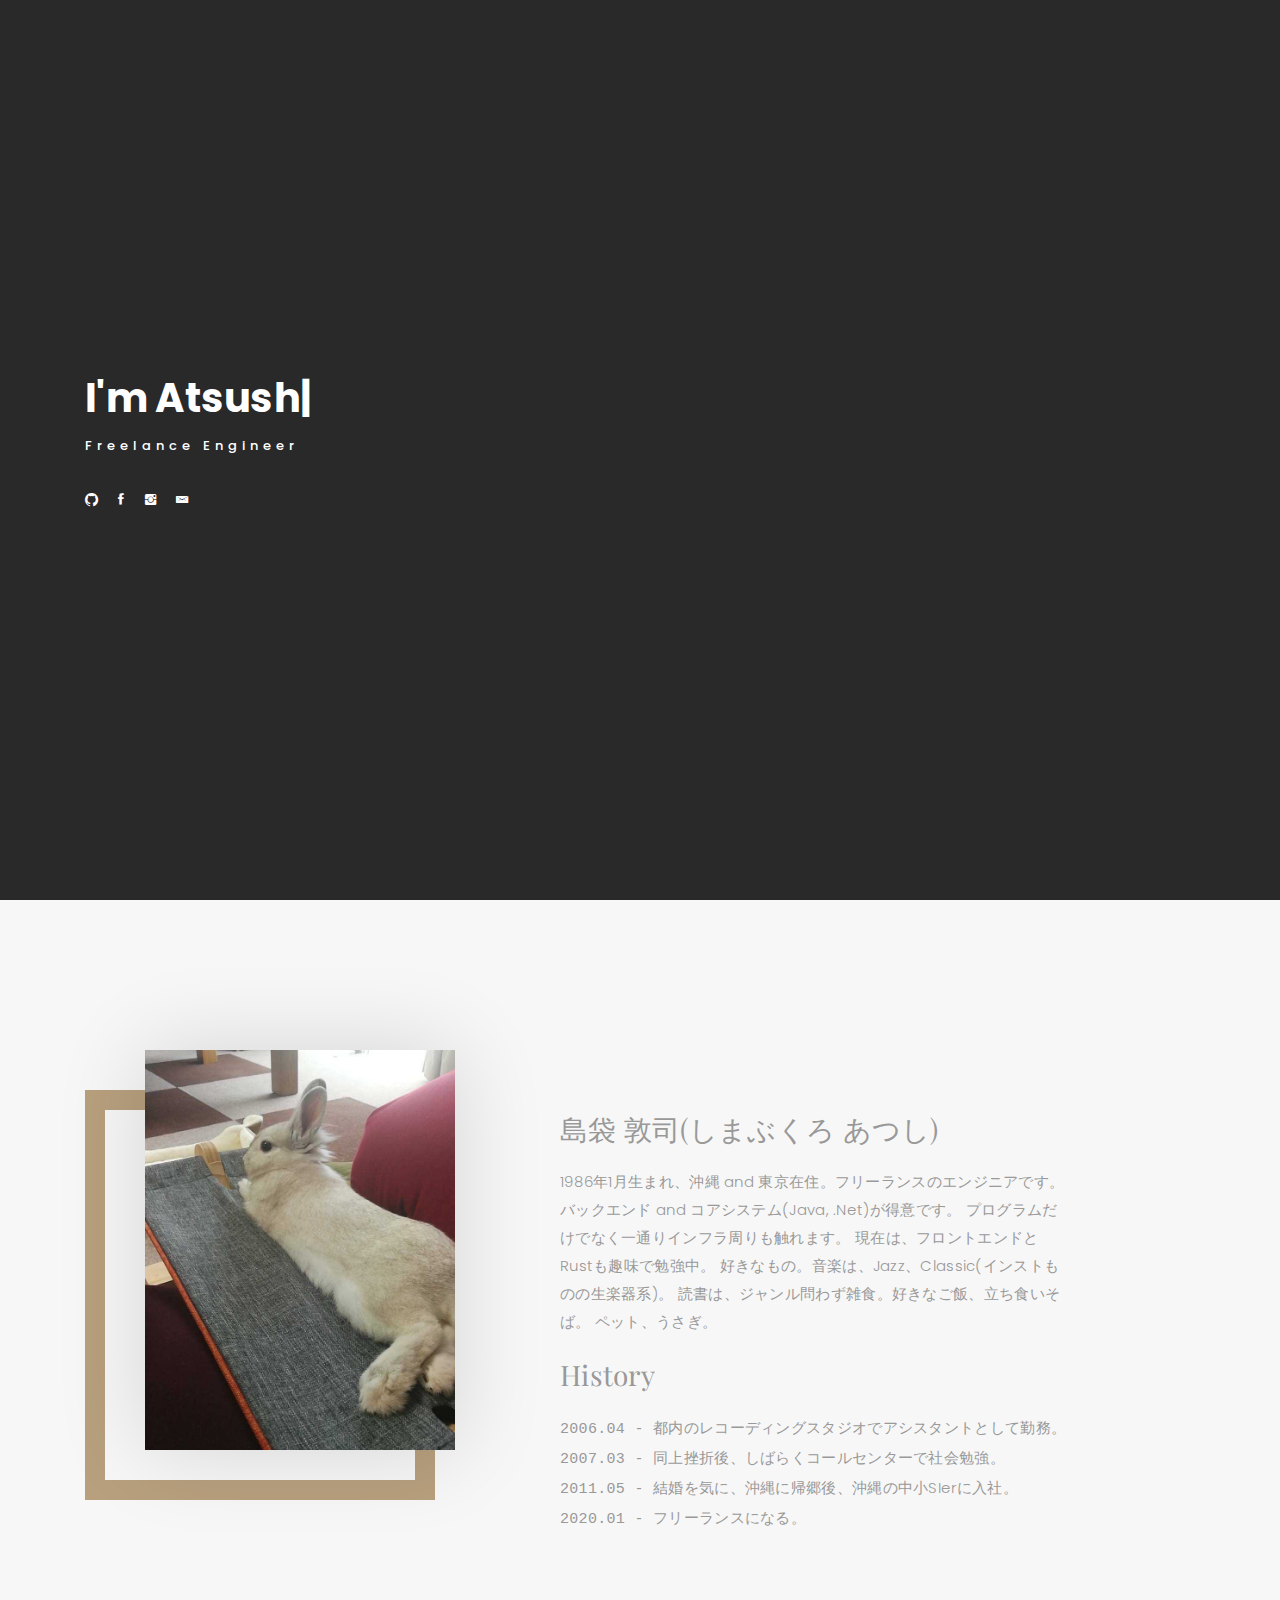
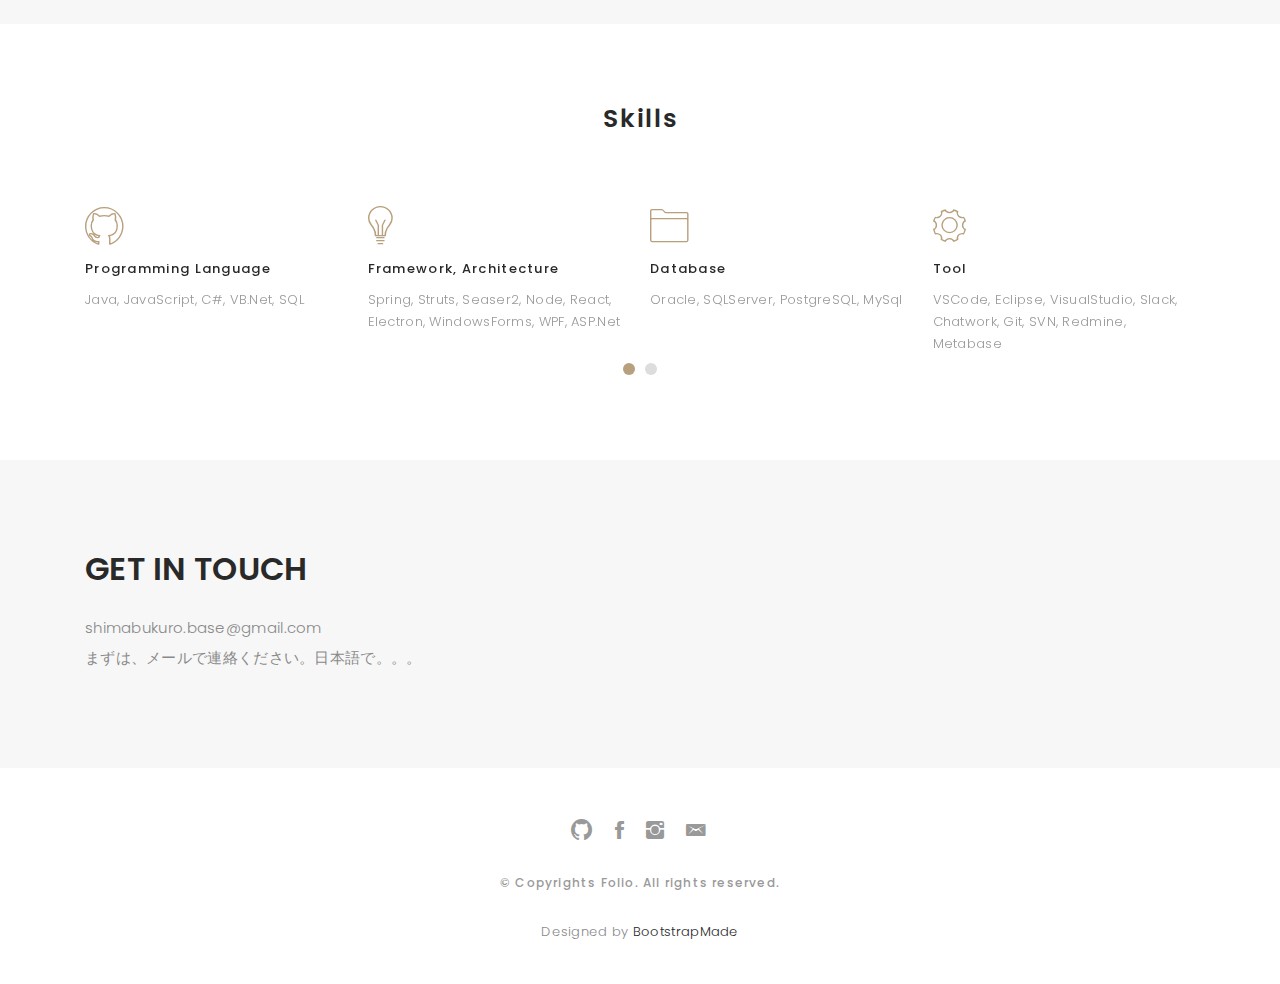
<file: index.html>
<!DOCTYPE html>
<html>

<head>
  <!-- Global site tag (gtag.js) - Google Analytics -->
  <script async src="https://www.googletagmanager.com/gtag/js?id=UA-152718537-1"></script>
  <script>
    window.dataLayer = window.dataLayer || [];
    function gtag(){dataLayer.push(arguments);}
    gtag('js', new Date());

    gtag('config', 'UA-152718537-1');
  </script>

  <!-- meta -->
  <meta charset="utf-8">
  <meta content="width=device-width, initial-scale=1.0" name="viewport">

  <title>shimabkra Portfolio</title>
  <meta name="keywords" content="島袋,敦司,しまぶくろ,あつし,shimabkra,フリーランス,エンジニア,沖縄,東京">
  <meta name="description" content="フリーランスエンジニア 島袋 敦司のポートフォリオサイトです。IT開発全般やってます。沖縄と東京で主に活動していますが、いろいろな人・場所で仕事がしたいです。簡単に自分のことをまとめているので興味があればどうぞ。仕事のキリが良いときに、気が向いたら更新します。" >

  <!-- Google Fonts -->
  <link
    href="https://fonts.googleapis.com/css?family=Poppins:300,300i,400,400i,500,500i,600,600i,700,700i|Playfair+Display:400,400i,700,700i,900,900i"
    rel="stylesheet">

  <!-- Bootstrap CSS File -->
  <link href="lib/bootstrap/css/bootstrap.min.css" rel="stylesheet">

  <!-- Libraries CSS Files -->
  <link href="lib/ionicons/css/ionicons.min.css" rel="stylesheet">
  <link href="lib/owlcarousel/assets/owl.carousel.min.css" rel="stylesheet">
  <link href="lib/magnific-popup/magnific-popup.css" rel="stylesheet">
  <link href="lib/hover/hover.min.css" rel="stylesheet">

  <!-- Main Stylesheet File -->
  <link href="css/style.css" rel="stylesheet">

  <!-- Responsive css -->
  <link href="css/responsive.css" rel="stylesheet">

  <!-- Favicon -->
  <link rel="shortcut icon" href="images/favicon.png">

</head>

<body>

  <!-- start section navbar -->
  <nav id="main-nav">
    <div class="row">
      <div class="container">

        <div class="logo">
          <a href="index.html">Atsushi Shimabukuro</a>
        </div>

        <div class="responsive"><i data-icon="m" class="ion-navicon-round"></i></div>

        <ul class="nav-menu list-unstyled">
          <li><a href="#header" class="smoothScroll">Home</a></li>
          <li><a href="#about" class="smoothScroll">About</a></li>
          <!--
          <li><a href="#portfolio" class="smoothScroll">Portfolio</a></li>
          -->
          <li><a href="#contact" class="smoothScroll">Contact</a></li>
        </ul>
      </div>
    </div>
  </nav>
  <!-- End section navbar -->

  <!-- start section header -->
  <div id="header" class="home">
    <div class="container">
      <div class="header-content">
        <h1>I'm <span class="typed"></span></h1>
        <p>Freelance Engineer</p>
        <ul class="list-unstyled list-social">
          <li><a href="https://github.com/shimabkra"><i class="ion-social-github"></i></a></li>
          <li><a href="https://www.facebook.com/atsushi.shimabukuro.71"><i class="ion-social-facebook"></i></a></li>
          <li><a href="https://www.instagram.com/shimabkra/"><i class="ion-social-instagram"></i></a></li>
          <li><a href="mailto:shimabukuro.base@gmail.com?subject=Hi shimabkra. I saw the portfolio."><i
                class="ion-email"></i></a></li>
        </ul>
      </div>
    </div>
  </div>
  <!-- End section header -->

  <!-- start section about us -->
  <div id="about" class="paddsection">
    <div class="container">
      <div class="row justify-content-between">
        <div class="col-lg-4 ">
          <div class="div-img-bg">
            <div class="about-img">
              <img src="images/me.jpg" class="img-responsive" alt="me">
            </div>
          </div>
        </div>
        <div class="col-lg-7">
          <div class="about-descr">
            <p class="p-heading">
              島袋 敦司(しまぶくろ あつし)
            </p>
            <p class="separator">
              1986年1月生まれ、沖縄 and 東京在住。フリーランスのエンジニアです。
              バックエンド and コアシステム(Java, .Net)が得意です。
              プログラムだけでなく一通りインフラ周りも触れます。
              現在は、フロントエンドとRustも趣味で勉強中。
              好きなもの。音楽は、Jazz、Classic(インストものの生楽器系)。
              読書は、ジャンル問わず雑食。好きなご飯、立ち食いそば。
              ペット、うさぎ。
            </p>
            <p class="p-heading">
                History
            </p>
            <p class="separator">
              <span class="history">2006.04 - </span>
              都内のレコーディングスタジオでアシスタントとして勤務。<br>
              <span class="history">2007.03 - </span>
              同上挫折後、しばらくコールセンターで社会勉強。<br>
              <span class="history">2011.05 - </span>
              結婚を気に、沖縄に帰郷後、沖縄の中小SIerに入社。<br>
              <span class="history">2020.01 - </span>
              フリーランスになる。<br>
            </p>
          </div>
        </div>
      </div>
    </div>
  </div>
  <!-- end section about us -->

  <!-- start section services -->
  <div id="services">
    <div class="container">
      <div class="section-title text-center">
        <h2>Skills</h2>
      </div>

      <div class="services-carousel owl-theme">

        <div class="services-block">
          <i class="ion-social-github-outline"></i>
          <span>Programming Language</span>
          <p class="separator">Java, JavaScript, C#, VB.Net, SQL</p>
        </div>

        <div class="services-block">
          <i class="ion-ios-lightbulb-outline"></i>
          <span>Framework, Architecture</span>
          <p class="separator">Spring, Struts, Seaser2, Node, React, Electron, WindowsForms, WPF, ASP.Net</p>
        </div>

        <div class="services-block">
          <i class="ion-ios-folder-outline"></i>
          <span>Database</span>
          <p class="separator">Oracle, SQLServer, PostgreSQL, MySql</p>
        </div>

        <div class="services-block">
          <i class="ion-ios-gear-outline"></i>
          <span>Tool</span>
          <p class="separator">VSCode, Eclipse, VisualStudio, Slack, Chatwork, Git, SVN, Redmine, Metabase</p>
        </div>

        <div class="services-block">
          <i class="ion-ios-person-outline"></i>
          <span>Position</span>
          <p class="separator">ProjectManager, ProjectLeader, Architecture, SystemDesigner, Programmer</p>
        </div>

        <div class="services-block">
          <i class="ion-ios-star-outline"></i>
          <span>Fun(Music)</span>
          <p class="separator">Jazz, Classic, Bass, Guiter, Pablo Casals, Scott LaFaro, Tom Ibarra, Gilad Hekselman</p>
        </div>

      </div>
    </div>
  </div>
  <!-- end section services -->

  <!-- start section portfolio -->
  <!--

  <div id="portfolio" class="text-center">

    <div class="container">
      <div class="section-title text-center">
        <h2>My Portfolio</h2>
        <p>Comming soon...</p>
      </div>
    </div>

    <div class="container">
      <div class="row">
        <div class="col-md-12">
          <div class="portfolio-list">
            <ul class="nav list-unstyled" id="portfolio-flters">
              <li class="filter filter-active" data-filter=".all">all</li>
              <li class="filter" data-filter=".branding">branding</li>
              <li class="filter" data-filter=".mockups">mockups</li>
              <li class="filter" data-filter=".uikits">ui kits</li>
              <li class="filter" data-filter=".webdesign">web design</li>
              <li class="filter" data-filter=".photography">photography</li>
            </ul>
          </div>

          <div class="portfolio-container">
            <div class="col-lg-4 col-md-6 portfolio-thumbnail all branding uikits webdesign">
              <a class="popup-img" href="images/portfolio/1.jpg">
                <img src="images/portfolio/1.jpg" alt="img">
              </a>
            </div>

            <div class="col-lg-4 col-md-6 portfolio-thumbnail all mockups uikits photography">
              <a class="popup-img" href="images/portfolio/2.jpg">
                <img src="images/portfolio/2.jpg" alt="img">
              </a>
            </div>

            <div class="col-lg-4 col-md-6 portfolio-thumbnail all branding webdesig photographyn">
              <a class="popup-img" href="images/portfolio/3.jpg">
                <img src="images/portfolio/3.jpg" alt="img">
              </a>
            </div>

            <div class="col-lg-4 col-md-6 portfolio-thumbnail all mockups webdesign photography">
              <a class="popup-img" href="images/portfolio/4.jpg">
                <img src="images/portfolio/4.jpg" alt="img">
              </a>
            </div>

            <div class="col-lg-4 col-md-6 portfolio-thumbnail all branding uikits photography">
              <a class="popup-img" href="images/portfolio/5.jpg">
                <img src="images/portfolio/5.jpg" alt="img">
              </a>
            </div>

            <div class="col-lg-4 col-md-6 portfolio-thumbnail all mockups uikits webdesign">
              <a class="popup-img" href="images/portfolio/6.jpg">
                <img src="images/portfolio/6.jpg" alt="img">
              </a>
            </div>
          </div>
        </div>
      </div>
    </div>
  </div>
  -->
  <!-- End section portfolio -->

  <!-- start sectoion contact -->
  <div id="contact" class="paddsection">
    <div class="container">
      <div class="contact-block1">
        <div class="row">

          <div class="col-lg-12">
            <div class="contact-contact">

              <h2 class="mb-30">GET IN TOUCH</h2>

              <ul class="contact-details">
                <li><span>shimabukuro.base@gmail.com</span></li>
                <li>まずは、メールで連絡ください。日本語で。。。</li>
              </ul>
            </div>
          </div>
        </div>
      </div>
    </div>
  </div>
  <!-- start sectoion contact -->

  <!-- start section footer -->
  <div id="footer" class="text-center">
    <div class="container">
      <div class="socials-media text-center">
        <ul class="list-unstyled">
          <li><a href="https://github.com/shimabkra"><i class="ion-social-github"></i></a></li>
          <li><a href="https://www.facebook.com/atsushi.shimabukuro.71"><i class="ion-social-facebook"></i></a></li>
          <li><a href="https://www.instagram.com/shimabkra/"><i class="ion-social-instagram"></i></a></li>
          <li><a href="mailto:shimabukuro.base@gmail.com?subject=Hi shimabkra. I saw the portfolio."><i
                class="ion-email"></i></a></li>
        </ul>
      </div>

      <p>&copy; Copyrights Folio. All rights reserved.</p>
      <div class="credits">
        <!--
          All the links in the footer should remain intact.
          You can delete the links only if you purchased the pro version.
          Licensing information: https://bootstrapmade.com/license/
          Purchase the pro version with working PHP/AJAX contact form: https://bootstrapmade.com/buy/?theme=Folio
        -->
        Designed by <a href="https://bootstrapmade.com/">BootstrapMade</a>
      </div>

    </div>
  </div>
  <!-- End section footer -->

  <!-- JavaScript Libraries -->
  <script src="lib/jquery/jquery.min.js"></script>
  <script src="lib/jquery/jquery-migrate.min.js"></script>
  <script src="lib/bootstrap/js/bootstrap.bundle.min.js"></script>
  <script src="lib/typed/typed.js"></script>
  <script src="lib/owlcarousel/owl.carousel.min.js"></script>
  <script src="lib/magnific-popup/magnific-popup.min.js"></script>
  <script src="lib/isotope/isotope.pkgd.min.js"></script>

  <!-- Template Main Javascript File -->
  <script src="js/main.js"></script>

</body>

</html>
</file>
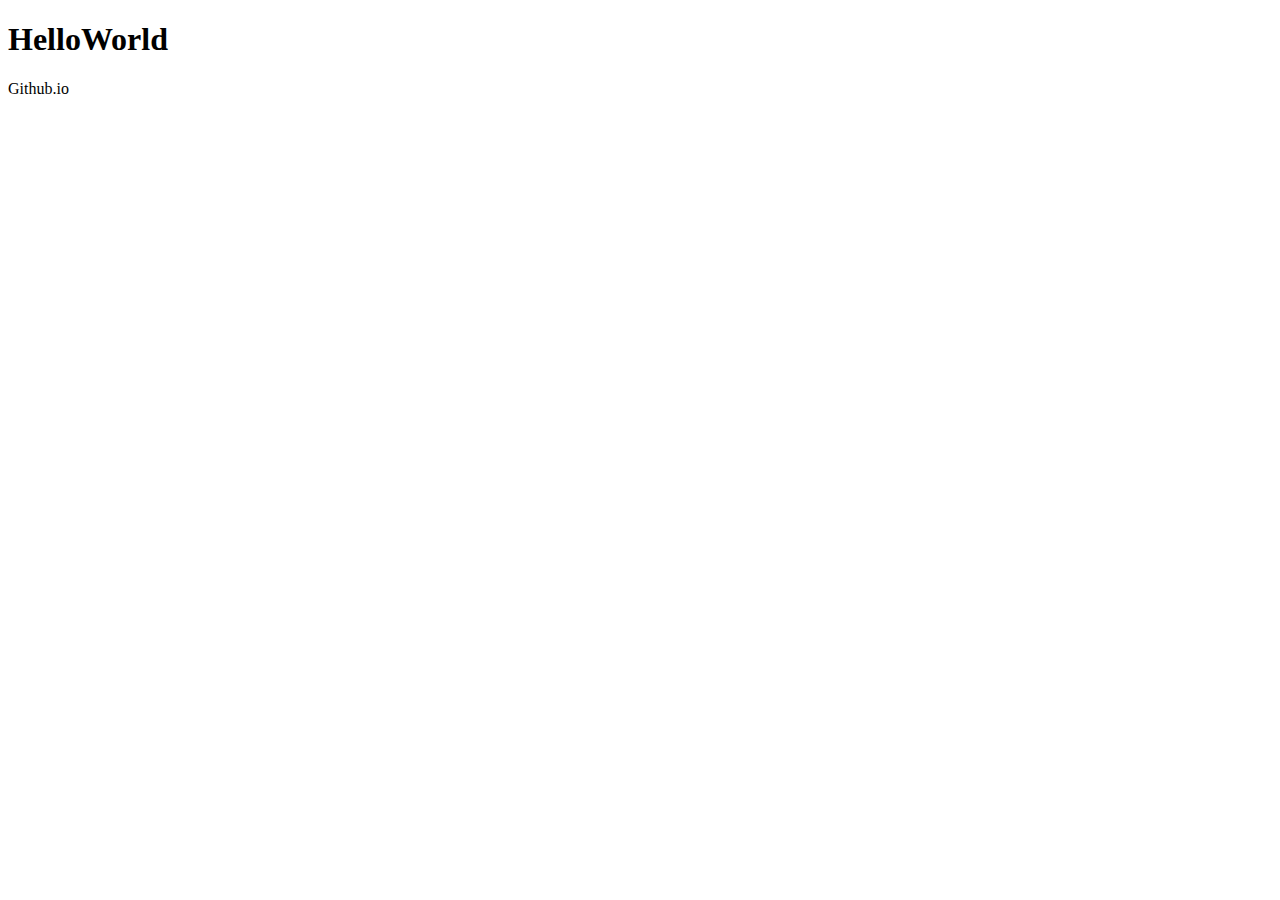
<file: docs/index.html>
<!DOCTYPE html>
<html>
<head>
  <meta charset="utf-8">
  <title>shimabkra github.io</title>
  <meta name="description" content="shimabkra github.io">
</head>
<body>
  <h1>HelloWorld</h1>
  <p>Github.io</p>
</body>
</html>
</file>
<file: css/responsive.css>
/** Width between 1200x to 0
 *  ~~~~~~~~~~~~~~~~~~~~~~~~~~~~~~~~~~~~
 */

@media (min-width: 1200px) {

}

/** Width between 992px to 1199px
 *  ~~~~~~~~~~~~~~~~~~~~~~~~~~~~~~~~~~~~
 */

@media (min-width: 992px) and (max-width: 1199px) {
  
}

/** Width between 768px to 991px
 *  ~~~~~~~~~~~~~~~~~~~~~~~~~~~~~~~~~~~~
 */

@media (min-width: 768px) and (max-width: 991px) {
  /* Navbar */
  nav {
    padding: 10px 15px;
  }
  .nav-menu {
    margin-top: 40px;
    display: none;
    float: none;
    width: 100%;
  }
  .nav-menu li {
    float: none;
    width: 100%;
    text-align: center;
    border-top: 1px solid #f7f7f7;
    line-height: 45px;
    margin-left: 0;
    padding-top: 10px;
    padding-bottom: 10px;
  }
  .responsive {
    float: right;
    padding-top: 15px;
    display: block;
  }
  /* About */
  .head-info .header-content .cmaster h1 {
    font-size: 32px;
  }
  #about .div-img-bg {
    padding: 0;
  }
  #about .div-img-bg .about-img img {
    margin-top: 0%;
    margin-left: calc(0% - 0px);
  }
  #about .about-descr .p-heading {
    font-size: 20px;
  }
  #about .about-descr .separator {
    max-width: 100%;
    margin-bottom: 0;
  }
  /* portfolio */
  #portfolio .portfolio-list .nav li {
    float: none;
    margin: 20px;
    display: inline-block;
  }
  /* journal */
  #journal .journal-block .journal-info {
    margin-bottom: 30px;
  }
  /* Contact */
  .contact-contact {
    margin-bottom: 30px;
  }
  /* Footer */
  #footer .socials-media ul li {
    margin-right: 0;
    margin-left: 0;
    float: none;
    display: inline-block;
  }
}

/** Width between 767px to 0
 *  ~~~~~~~~~~~~~~~~~~~~~~~~~~~~~~~~~~~~
 */

@media (max-width: 767px) {
  /* Navbar */
  nav {
    padding: 20px 15px;
  }
  .nav-menu {
    margin-top: 40px;
    display: none;
    float: none;
    width: 100%;
  }
  .nav-menu li {
    float: none;
    width: 100%;
    text-align: center;
    border-top: 1px solid #f7f7f7;
    line-height: 45px;
    margin-left: 0;
    padding-top: 10px;
    padding-bottom: 10px;
  }
  .responsive {
    float: right;
    padding-top: 15px;
    display: block;
  }
  /* About */
  .head-info .header-content h1 {
    font-size: 32px;
  }
  #about .div-img-bg {
    padding: 0;
  }
  #about .div-img-bg .about-img img {
    margin-top: 0%;
    margin-left: calc(0% - 0px);
  }
  #about .about-descr .p-heading {
    font-size: 20px;
  }
  #about .about-descr .separator {
    max-width: 100%;
    margin-bottom: 0;
  }
  /* portfolio */
  #portfolio .portfolio-list .nav li {
    float: none;
    margin: 20px;
    display: inline-block;
  }
  /* journal */
  #journal .journal-block .journal-info {
    margin-bottom: 30px;
  }
  /* Contact */
  .contact-contact {
    margin-bottom: 30px;
  }
  /* Footer */
  #footer .socials-media ul li {
    margin-right: 0;
    margin-left: 0;
    float: none;
    display: inline-block;
  }
}

/** Width between 600px to 0
 *  ~~~~~~~~~~~~~~~~~~~~~~~~~~~~~~~~~~~~
 */

@media (max-width: 600px) {
  /* Navbar */
  nav {
    padding: 20px 15px;
  }
  .nav-menu {
    margin-top: 40px;
    display: none;
    float: none;
    width: 100%;
  }
  .nav-menu li {
    float: none;
    width: 100%;
    text-align: center;
    border-top: 1px solid #f7f7f7;
    line-height: 45px;
    margin-left: 0;
    padding-top: 10px;
    padding-bottom: 10px;
  }
  .responsive {
    float: right;
    padding-top: 15px;
    display: block;
  }
  /* About */
  .head-info .header-content h1 {
    font-size: 32px;
  }
  #about .div-img-bg {
    padding: 0;
  }
  #about .div-img-bg .about-img img {
    margin-top: 0%;
    margin-left: calc(0% - 0px);
  }
  #about .about-descr .p-heading {
    font-size: 20px;
  }
  #about .about-descr .separator {
    max-width: 100%;
    margin-bottom: 0;
  }
  /* portfolio */
  #portfolio .portfolio-list .nav li {
    float: none;
    margin: 10px;
    display: inline-block;
  }
  /* journal */
  #journal .journal-block .journal-info {
    margin-bottom: 30px;
  }
  /* Contact */
  .contact-contact {
    margin-bottom: 30px;
  }
  /* Footer */
  #footer .socials-media ul li {
    margin-right: 0;
    margin-left: 0;
    float: none;
    display: inline-block;
  }
}

/** Width between 480px to 0
 *  ~~~~~~~~~~~~~~~~~~~~~~~~~~~~~~~~~~~~
 */

@media (max-width: 480px) {
  /* Navbar */
  nav {
    padding: 20px 15px;
  }
  .nav-menu {
    margin-top: 40px;
    display: none;
    float: none;
    width: 100%;
  }
  .nav-menu li {
    float: none;
    width: 100%;
    text-align: center;
    border-top: 1px solid #f7f7f7;
    line-height: 45px;
    margin-left: 0;
    padding-top: 10px;
    padding-bottom: 10px;
  }
  .responsive {
    float: right;
    padding-top: 15px;
    display: block;
  }
  /* About */
  .head-info .header-content h1 {
    font-size: 32px;
  }
  #about .div-img-bg {
    padding: 0;
  }
  #about .div-img-bg .about-img img {
    margin-top: 0%;
    margin-left: calc(0% - 0px);
  }
  #about .about-descr .p-heading {
    font-size: 20px;
  }
  #about .about-descr .separator {
    max-width: 100%;
    margin-bottom: 0;
  }
  /* portfolio */
  #portfolio .portfolio-list .nav li {
    float: none;
    margin: 20px;
  }
  /* journal */
  #journal .journal-block .journal-info {
    margin-bottom: 30px;
  }
  /* Contact */
  .contact-contact {
    margin-bottom: 30px;
  }
  /* Footer */
  #footer .socials-media ul li {
    margin-right: 0;
    margin-left: 0;
    float: none;
    display: inline-block;
  }
}

/** Width between 320px to 0
 *  ~~~~~~~~~~~~~~~~~~~~~~~~~~~~~~~~~~~~
 */

@media (max-width: 320px) {
  /* Navbar */
  nav {
    padding: 20px 15px;
  }
  .nav-menu {
    margin-top: 40px;
    display: none;
    float: none;
    width: 100%;
  }
  .nav-menu li {
    float: none;
    width: 100%;
    text-align: center;
    border-top: 1px solid #f7f7f7;
    line-height: 45px;
    margin-left: 0;
    padding-top: 10px;
    padding-bottom: 10px;
  }
  .responsive {
    float: right;
    padding-top: 15px;
    display: block;
  }
  /* About */
  .head-info .header-content h1 {
    font-size: 32px;
  }
  #about .div-img-bg {
    padding: 0;
  }
  #about .div-img-bg .about-img img {
    margin-top: 0%;
    margin-left: calc(0% - 0px);
  }
  #about .about-descr .p-heading {
    font-size: 20px;
  }
  #about .about-descr .separator {
    max-width: 100%;
    margin-bottom: 0;
  }
  /* portfolio */
  #portfolio .portfolio-list .nav li {
    float: none;
    margin: 20px;
  }
  /* journal */
  #journal .journal-block .journal-info {
    margin-bottom: 30px;
  }
  /* Contact */
  .contact-contact {
    margin-bottom: 30px;
  }
  /* Footer */
  #footer .socials-media ul li {
    margin-right: 0;
    margin-left: 0;
    float: none;
    display: inline-block;
  }
  /* Single page */
  .entry-comments-body span {
    display: inline-block;
    margin-right: 0;
  }
}
</file>
<file: css/style.css>
/*
  Theme Name: Folio
  Theme URL: https://bootstrapmade.com/folio-bootstrap-portfolio-template/
  Author: BootstrapMade.com
  Author URL: https://bootstrapmade.com
*/

/*  General Styling
/*-----------------------------------------------------------------------------------*/

body {
  background: #ffffff;
  color: #898989;
  font-family: 'Poppins', helvetica;
  font-size: 15px;
  font-weight: 300;
  line-height: 20px;
  letter-spacing: 0.02em;
  overflow-x: hidden;
  margin: 0 auto;
  padding: 0;
  -moz-box-sizing: border-box;
  -ms-box-sizing: border-box;
  -o-box-sizing: border-box;
  -webkit-box-sizing: border-box;
  box-sizing: border-box;
}

h1, h2, h3, h4, h5, h6 {
  margin: 0;
}

h2 {
  color: #292929;
  font-weight: 600;
}

h4 {
  color: #292929;
  font-size: 14px;
  font-weight: 600;
}

a {
  color: #292929;
  text-decoration: none !important;
  -moz-transition: all 0.5s ease-in-out 0s;
  -ms-transition: all 0.5s ease-in-out 0s;
  -o-transition: all 0.5s ease-in-out 0s;
  -webkit-transition: all 0.5s ease-in-out 0s;
  transition: all 0.5s ease-in-out 0s;
}

a:hover {
  -moz-transition: all 0.5s ease-in-out 0s;
  -ms-transition: all 0.5s ease-in-out 0s;
  -o-transition: all 0.5s ease-in-out 0s;
  -webkit-transition: all 0.5s ease-in-out 0s;
  transition: all 0.5s ease-in-out 0s;
}

a:hover, a:focus {
  color: #b8a07e;
  text-decoration: underline;
}

nav ul li a {
  padding: 2px 0 0 0;
  position: relative;
  display: block;
  font-size: 12px;
  color: #999999;
  letter-spacing: 0.1em;
  font-weight: 500;
  line-height: 14px;
  text-transform: none;
  -moz-transition: all 0.5s ease-in-out 0s;
  -ms-transition: all 0.5s ease-in-out 0s;
  -o-transition: all 0.5s ease-in-out 0s;
  -webkit-transition: all 0.5s ease-in-out 0s;
  transition: all 0.5s ease-in-out 0s;
}

p {
  margin: 25px 0;
  padding: 0;
  font-size: 15px;
  color: #999999;
  line-height: 28px;
}

::-moz-selection {
  background: #b8a07e;
  color: #fff;
}

::selection {
  background: #b8a07e;
  color: #fff;
}

.btn {
  background: #333;
  border: medium none;
  border-radius: 0;
  color: #fff;
  font-size: 12px;
  height: 50px;
  line-height: 50px;
  padding: 0 30px;
  text-transform: none;
}

.btn:hover, .btn:focus {
  color: #fff;
}

.padDiv {
  padding: 30px 20px;
}

.section-title {
  margin-bottom: 70px;
}

.section-title h2 {
  font-size: 25px;
  letter-spacing: 2px;
  text-transform: none;
}

.form-control {
  background-color: transparent;
  border: 1px solid #999;
  border-radius: 0;
  color: #999999;
  font-size: 12px;
  font-weight: 500;
  height: 50px;
  letter-spacing: 0.1em;
  padding-left: 10px;
  margin: 0 0 25px 0;
  line-height: 14px;
  text-transform: none;
}

.form-control:focus {
  box-shadow: none;
  outline: 0 none;
}

.paddsection {
  padding-top: 90px;
  padding-bottom: 90px;
}

.paddsections {
  padding-top: 90px;
  padding-bottom: 90px !important;
}

.hvr-shutter-in-horizontal::before {
  background: #333;
}

.hvr-shutter-in-horizontal:hover {
  background: #b8a07e;
}

.mb-30 {
  margin-bottom: 30px;
}

/*-----------------------------------------------------------------------------------*/
/*  Navbar Top
/*-----------------------------------------------------------------------------------*/

nav {
  position: fixed;
  background: #fff;
  z-index: 1000;
  width: 100%;
  padding: 20px;
  display: none;
  -webkit-box-shadow: 0px 2px 92px 0px rgba(0, 0, 0, 0.18);
  -moz-box-shadow: 0px 2px 92px 0px rgba(0, 0, 0, 0.18);
  box-shadow: 0px 2px 92px 0px rgba(0, 0, 0, 0.18);
}

.nav-menu {
  float: right;
  line-height: 32px;
  margin-bottom: 0;
  padding-top: 16px;
}

nav ul li {
  float: left;
  margin-right: 15px;
  font-family: 'Poppins', sans-serif;
  font-size: 14px;
  margin-left: 40px;
}

nav ul li a {
  padding: 2px 0 0 0;
  position: relative;
  display: block;
  font-size: 14px;
  color: #999999;
  font-family: 'Poppins', helvetica;
  font-weight: 500;
  line-height: 16px;
  text-transform: none;
  letter-spacing: 0.02em;
}

.logo {
  float: left;
  padding-top: 15px;
}

.logo img {
  width: 100px;
  height: 50px;
}

.responsive {
  display: none;
  font-size: 23px;
}

.active {
  color: #afafaf;
}

/*----------------------------------------------------------------------------------*/
/*  Header
/*-----------------------------------------------------------------------------------*/

#header {
  /* background: url("../images/home-bg.jpg") repeat scroll center center / cover; */
  background: #292929 repeat scroll center center / cover;
  height: 100vh;
  width: 100%;
}


#header .header-content {
  height: 100vh;
  text-align: left;
  width: 100%;
  display: flex;
  justify-content: center;
  flex-direction: column;
}

.header-content h1 {
  font-size: 40px;
  font-weight: 700;
  margin-bottom: 10px;
  text-transform: none;
  color: #fff;
}

.header-content p {
  font-size: 13px;
  letter-spacing: 5px;
  margin-top: 0;
  margin-bottom: 30px;
  text-transform: none;
  color: #fff;
  font-weight: 500;
}

.header-content .list-social li {
  float: left;
  margin-right: 20px;
}

.header-content .list-social li i {
  color: #fff;
  font-size: 15px;
}

/*-----------------------------------------------------------------------------------*/
/*  Aout-us
/*-----------------------------------------------------------------------------------*/

#about {
  width: 100%;
  height: auto;
  background: #f7f7f7;
  padding-top: 190px;
}

#about .div-img-bg {
  padding-bottom: 30px;
  border: 20px solid #b8a07e;
}

#about .div-img-bg .about-img img {
  width: 100%;
  box-shadow: 0px 0px 85px 0px rgba(0, 0, 0, 0.14);
  margin-top: -60px;
  margin-left: 40px;
  height: 400px;
  object-fit: cover;
}

#about .about-descr .p-heading {
  font-family: 'Playfair Display', serif;
  font-size: 28px;
  text-align: left;
}

#about .about-descr .separator {
  max-width: 80%;
  margin-bottom: 0;
  text-align: left;
}

#about .about-descr .history {
  font-family: monospace;
}

/*-----------------------------------------------------------------------------------*/
/*   Services
/*-----------------------------------------------------------------------------------*/

#services {
  position: relative;
  padding-top: 80px;
  padding-bottom: 80px;
}

.owl-item {
  float: left;
}
.services-block span {
  margin: 10px 0;
  position: relative;
  font-size: 13px;
  color: #292929;
  letter-spacing: 0.1em;
  font-weight: 500;
  text-transform: none;
  display: block;
}

.services-block .separator {
  margin: 0;
  font-size: 13px;
  line-height: 22px;
}

.services-block i {
  font-size: 44px;
  color: #b8a07e;
  line-height: 44px;
}


.services-carousel  .owl-stage-outer {
  overflow: hidden;
}

.services-carousel .owl-dots {
  margin-top: 5px;
  text-align: center;
}

.services-carousel .owl-dot {
  display: inline-block;
  margin: 0 5px;
  width: 12px !important;
  height: 12px !important;
  border-radius: 50%;
  border: 0;
  padding: 0 !important;
  background-color: #ddd;
  cursor: pointer;
}

.services-carousel .owl-dot.active {
  background-color: #b8a07e;
}

.owl-nav {
  display: none;
}


/*-----------------------------------------------------------------------------------*/
/*  Portfolio
/*-----------------------------------------------------------------------------------*/

#portfolio {
  background: #f7f7f7;
  position: relative;
  padding-top: 50px;
  padding-bottom: 10px;
}

#portfolio .portfolio-list {
  margin-bottom: 50px;
}

#portfolio .portfolio-list .nav {
  display: inline-block;
  margin: 0;
}

#portfolio .portfolio-list .nav li {
  margin: 0 40px 0 0;
  float: left;
  font-size: 14px;
  color: #999999;
  line-height: 16px;
  cursor: pointer;
  font-family: 'Poppins', helvetica;
  font-weight: 500;
  letter-spacing: 0.02em;
  text-transform: none;
  -moz-transition: all 0.5s ease-in-out 0s;
  -ms-transition: all 0.5s ease-in-out 0s;
  -o-transition: all 0.5s ease-in-out 0s;
  -webkit-transition: all 0.5s ease-in-out 0s;
  transition: all 0.5s ease-in-out 0s;
}

#portfolio .portfolio-list .nav li:hover, #portfolio .portfolio-list .nav li.filter-active  {
  color: #b8a07e;
  -moz-transition: all 0.5s ease-in-out 0s;
  -ms-transition: all 0.5s ease-in-out 0s;
  -o-transition: all 0.5s ease-in-out 0s;
  -webkit-transition: all 0.5s ease-in-out 0s;
  transition: all 0.5s ease-in-out 0s;
}

#portfolio .portfolio-container {
  display: inline-block;
  margin-bottom: 50px;
  width: 100%;
}

.portfolio-thumbnail {
  margin-bottom: 30px;
  overflow: hidden;
  min-height: 260px;
}

.portfolio-thumbnail img {
  max-width: 100%;
}

/*-----------------------------------------------------------------------------------*/
/*  Contact
/*-----------------------------------------------------------------------------------*/

#contact {
  background: #f7f7f7;
  height: auto;
  width: 100%;
}

.contact-details {
  list-style: none;
  margin: 0;
  padding: 0;
}

.contact-details li {
  padding-bottom: 10px;
}

#contact input, #contact textarea {
  width: 100%;
}


#contact  #sendmessage {
  color: #18d26e;
  border: 1px solid #18d26e;
  display: none;
  text-align: center;
  padding: 15px;
  font-weight: 600;
  margin: 15px;
}

#contact  #errormessage {
  color: red;
  display: none;
  border: 1px solid red;
  text-align: center;
  padding: 15px;
  font-weight: 600;
  margin: 15px;
}

#contact #sendmessage.show, #contact #errormessage.show, #contact .show {
  display: block;
}

#contact .validation {
  color: red;
  display: none;
  margin: 0 0 20px;
  font-weight: 400;
  font-size: 13px;
}

/*-----------------------------------------------------------------------------------*/
/*  Footer
/*-----------------------------------------------------------------------------------*/

#footer {
  background: #fff;
  padding-top: 50px;
  padding-bottom: 50px;
}

#footer .socials-media {
  width: 100%;
}

#footer .socials-media ul {
  display: inline-block;
  float: none;
  margin: 0 0 20px 0;
}

#footer .socials-media ul li {
  float: left;
  margin-left: 10px;
  margin-right: 10px;
}

#footer .socials-media ul li a {
  font-size: 24px;
  color: #999;
  letter-spacing: 0.1em;
  font-weight: 500;
  background: transparent;
  text-transform: none;
  -moz-transition: all 0.5s ease-in-out 0s;
  -ms-transition: all 0.5s ease-in-out 0s;
  -o-transition: all 0.5s ease-in-out 0s;
  -webkit-transition: all 0.5s ease-in-out 0s;
  transition: all 0.5s ease-in-out 0s;
}

#footer .socials-media ul li a:hover {
  color: #b8a07e;
  -moz-transition: all 0.5s ease-in-out 0s;
  -ms-transition: all 0.5s ease-in-out 0s;
  -o-transition: all 0.5s ease-in-out 0s;
  -webkit-transition: all 0.5s ease-in-out 0s;
  transition: all 0.5s ease-in-out 0s;
}

#footer p {
  font-size: 12px;
  letter-spacing: 0.1em;
  font-weight: 500;
  margin-top: 0;
  text-transform: none;
}

.credits {
  font-size: 13px;
}
</file>
